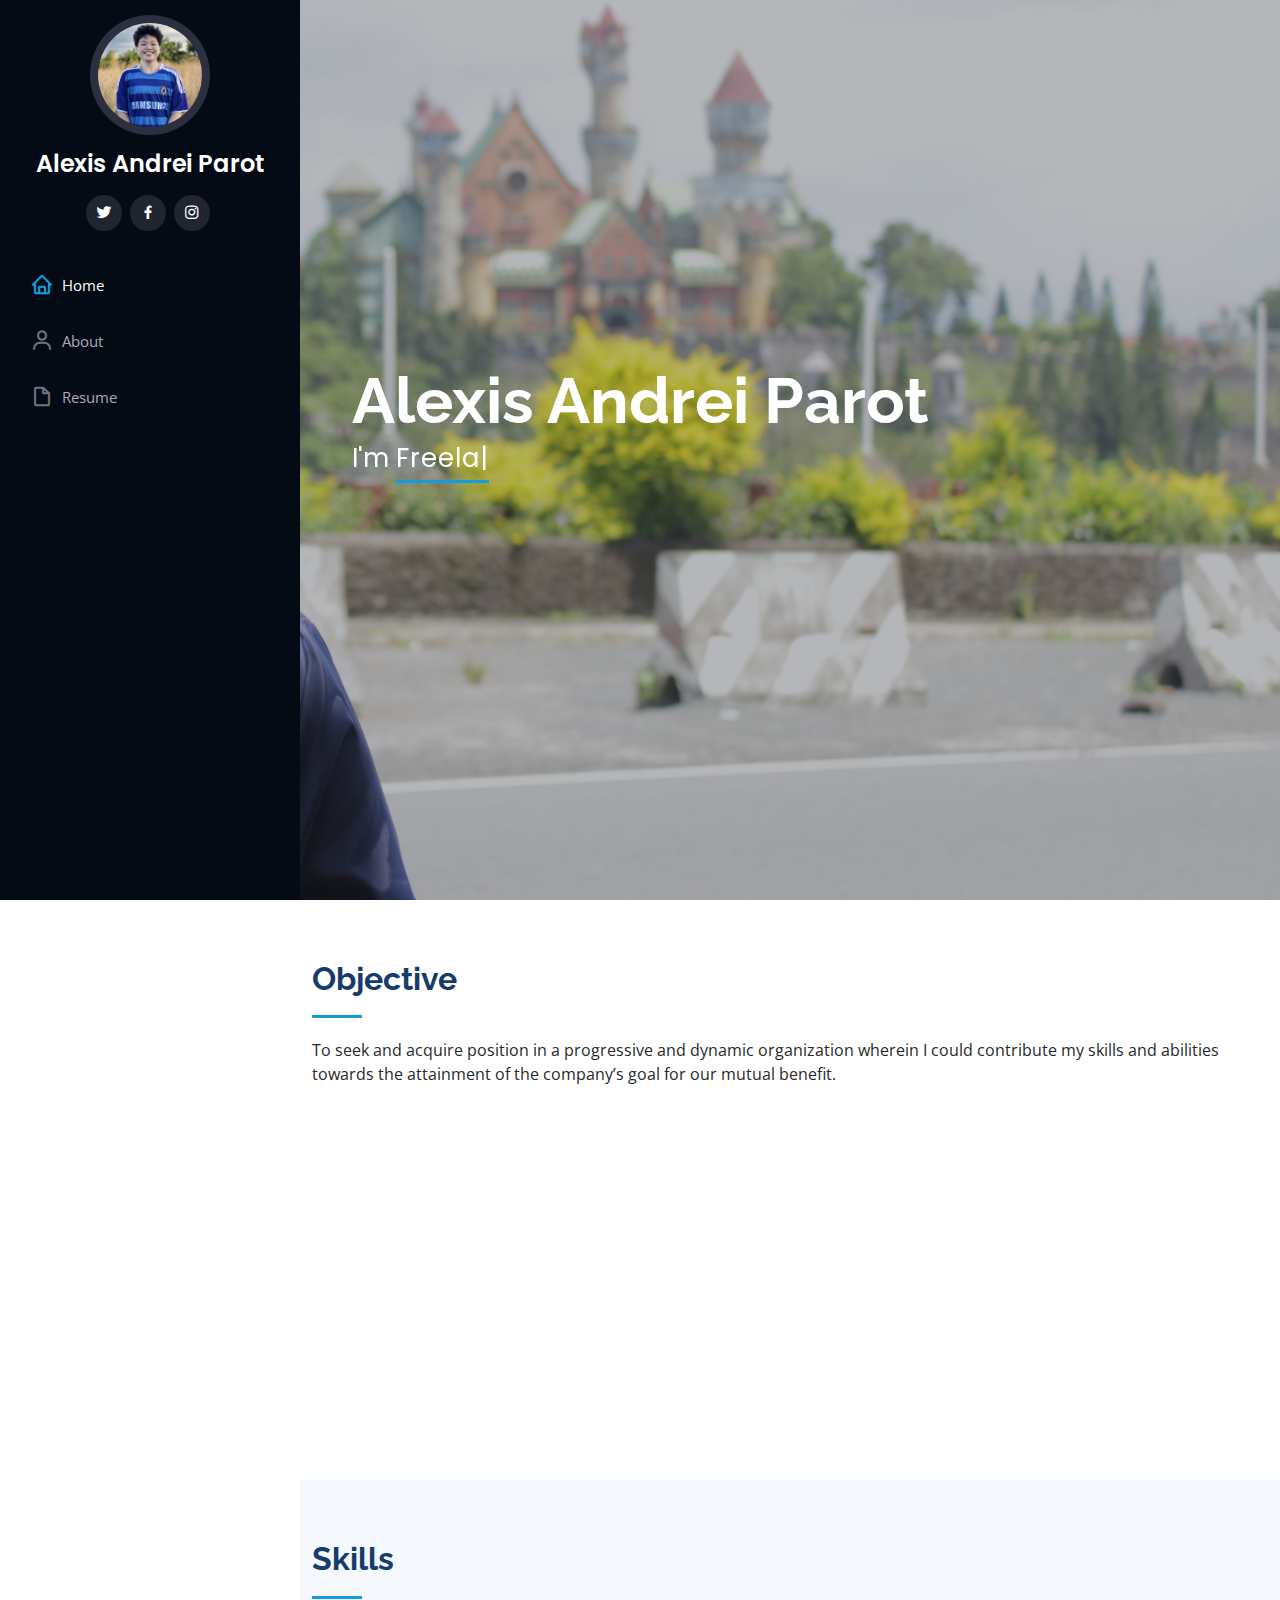
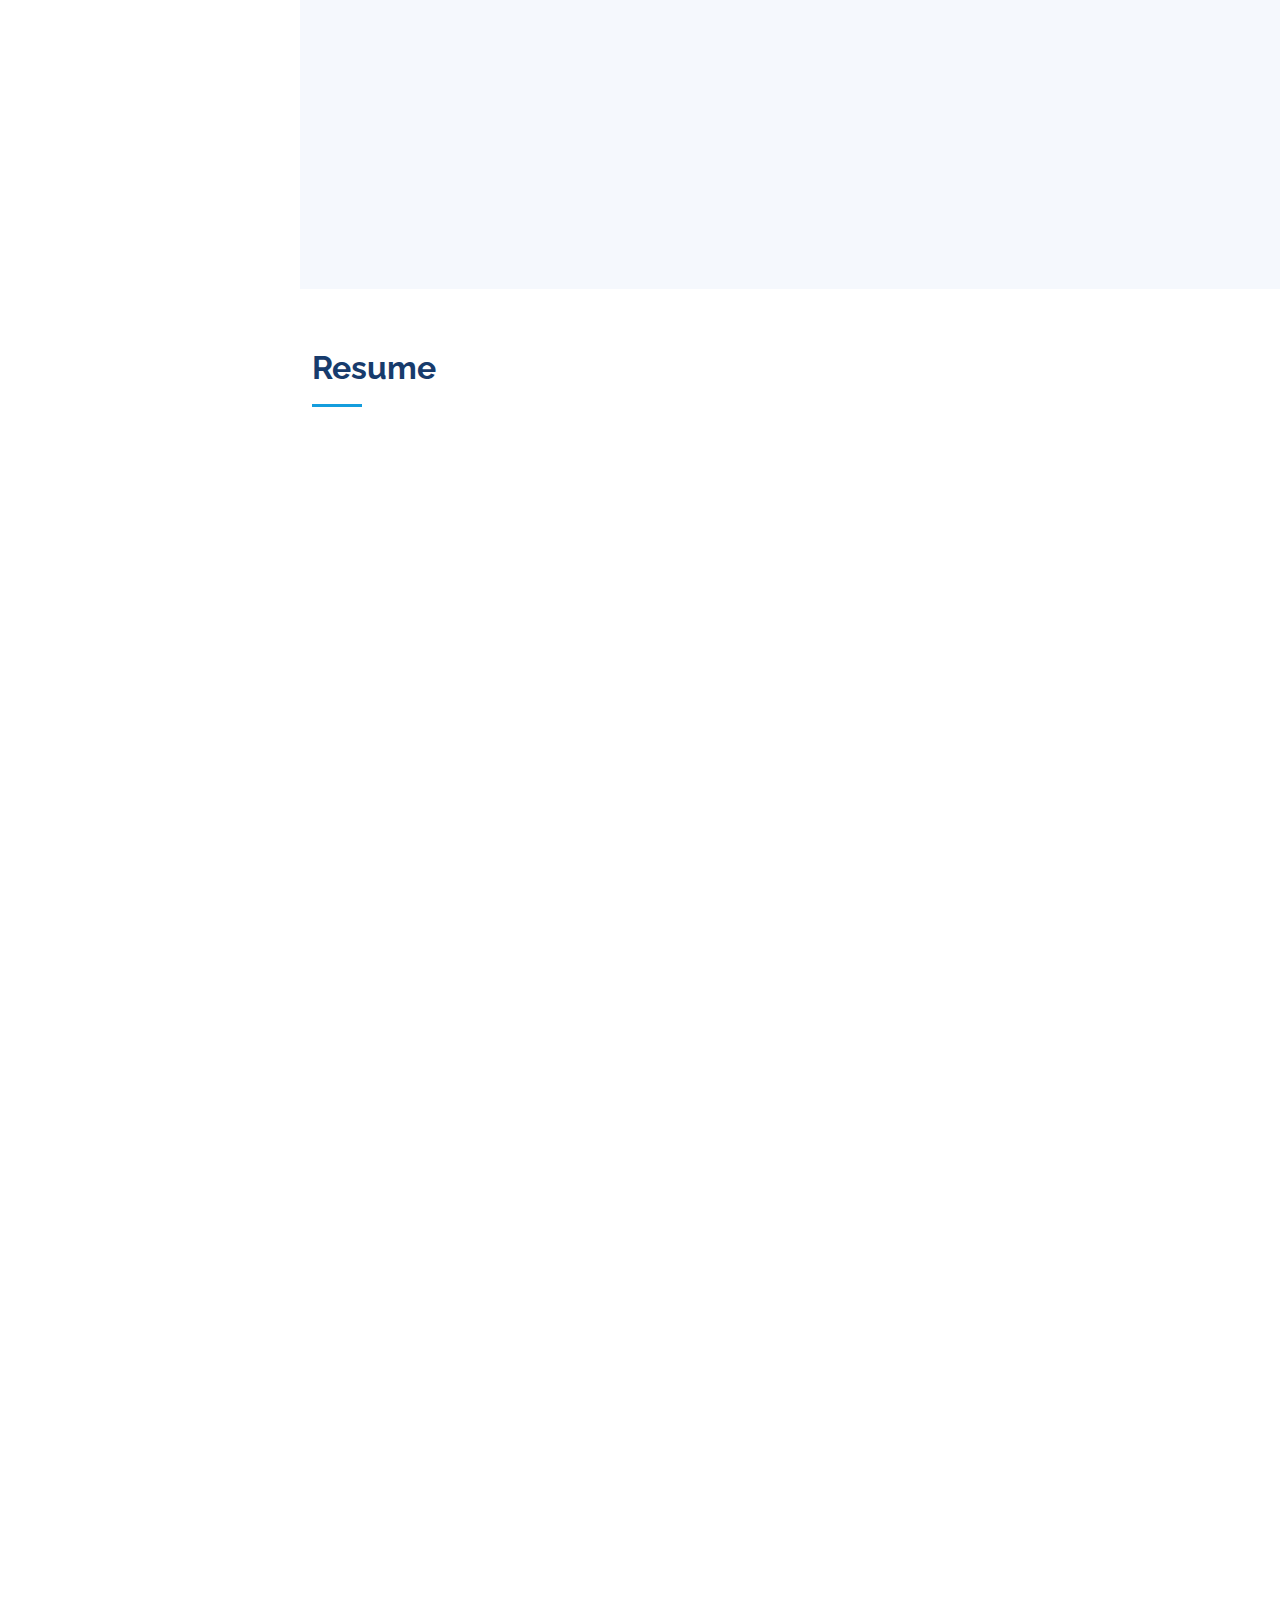
<file: index.html>
<!DOCTYPE html>
<html lang="en">

<head>
  <meta charset="utf-8">
  <meta content="width=device-width, initial-scale=1.0" name="viewport">

  <title>Final - Project</title>
  <meta content="" name="description">
  <meta content="" name="keywords">

  <!-- Google Fonts -->
  <link href="https://fonts.googleapis.com/css?family=Open+Sans:300,300i,400,400i,600,600i,700,700i|Raleway:300,300i,400,400i,500,500i,600,600i,700,700i|Poppins:300,300i,400,400i,500,500i,600,600i,700,700i" rel="stylesheet">

  <!-- Vendor CSS Files -->
  <link href="assets/vendor/aos/aos.css" rel="stylesheet">
  <link href="assets/vendor/bootstrap/css/bootstrap.min.css" rel="stylesheet">
  <link href="assets/vendor/bootstrap-icons/bootstrap-icons.css" rel="stylesheet">
  <link href="assets/vendor/boxicons/css/boxicons.min.css" rel="stylesheet">
  <link href="assets/vendor/glightbox/css/glightbox.min.css" rel="stylesheet">
  <link href="assets/vendor/swiper/swiper-bundle.min.css" rel="stylesheet">

  <!-- Template Main CSS File -->
  <link href="assets/css/style.css" rel="stylesheet">

  <!-- =======================================================
  * Template Name: iPortfolio - v3.2.0
  * Template URL: https://bootstrapmade.com/iportfolio-bootstrap-portfolio-websites-template/
  * Author: BootstrapMade.com
  * License: https://bootstrapmade.com/license/
  ======================================================== -->
</head>

<body>

  <!-- ======= Mobile nav toggle button ======= -->
  <i class="bi bi-list mobile-nav-toggle d-xl-none"></i>

  <!-- ======= Header ======= -->
  <header id="header">
    <div class="d-flex flex-column">

      <div class="profile">
        <img src="assets/img/profile-img.jpg" alt="" class="img-fluid rounded-circle">
        <h1 class="text-light"><a href="index.html">Alexis Andrei Parot</a></h1>
        <div class="social-links mt-3 text-center">
          <a href="#" class="twitter"><i class="bx bxl-twitter"></i></a>
          <a href="#" class="facebook"><i class="bx bxl-facebook"></i></a>
          <a href="#" class="instagram"><i class="bx bxl-instagram"></i></a>
        </div>
      </div>

      <nav id="navbar" class="nav-menu navbar">
        <ul>
          <li><a href="#hero" class="nav-link scrollto active"><i class="bx bx-home"></i> <span>Home</span></a></li>
          <li><a href="#about" class="nav-link scrollto"><i class="bx bx-user"></i> <span>About</span></a></li>
          <li><a href="#resume" class="nav-link scrollto"><i class="bx bx-file-blank"></i> <span>Resume</span></a></li>
        </ul>
      </nav><!-- .nav-menu -->
    </div>
  </header><!-- End Header -->

  <!-- ======= Hero Section ======= -->
  <section id="hero" class="d-flex flex-column justify-content-center align-items-center">
    <div class="hero-container" data-aos="fade-in">
      <h1>Alexis Andrei Parot</h1>
      <p>I'm <span class="typed" data-typed-items="Freelancer, a Student"></span></p>
    </div>
  </section><!-- End Hero -->

  <main id="main">

    <!-- ======= About Section ======= -->
    <section id="about" class="about">
      <div class="container">

        <div class="section-title">
          <h2>Objective</h2>
          <p>To seek and acquire position in a progressive and dynamic organization wherein I could contribute my skills and abilities towards the attainment of the company’s goal for our mutual benefit.</p>
        </div>

        <div class="row">
          <div class="col-lg-4" data-aos="fade-right">
            <img src="assets/img/profile-img.jpg" class="img-fluid" alt="">
          </div>
          <div class="col-lg-8 pt-4 pt-lg-0 content" data-aos="fade-left">
            <h3>Personal Information</h3>
            <div class="row">
              <div class="col-lg-6">
                <ul>
                  <li><i class="bi bi-chevron-right"></i> <strong>Birthday:</strong> <span>September 12, 2000</span></li>
                  <li><i class="bi bi-chevron-right"></i> <strong>Phone:</strong> <span>+639 16 870 5595</span></li>
                  <li><i class="bi bi-chevron-right"></i> <strong>Address:</strong> <span>Brgy. Santiago Sitio Maralas, General Trias, Cavite</span></li>
				  <li><i class="bi bi-chevron-right"></i> <strong>Weight:</strong> <span>70 kg</span></li>
                </ul>
              </div>
              <div class="col-lg-6">
                <ul>
				<li><i class="bi bi-chevron-right"></i> <strong>Height:</strong> <span>165 cm</span></li>
				<li><i class="bi bi-chevron-right"></i> <strong>Age:</strong> <span>20 years</span></li>
				<li><i class="bi bi-chevron-right"></i> <strong>Civil Status:</strong> <span>Single</span></li>
				<li><i class="bi bi-chevron-right"></i> <strong>Religion:</strong> <span>Roman Catholic</span></li>
                </ul>
              </div>
            </div>
            <p>
              
            </p>
          </div>
        </div>

      </div>
    </section><!-- End About Section -->


    <!-- ======= Skills Section ======= -->
    <section id="skills" class="skills section-bg">
      <div class="container">

        <div class="section-title">
          <h2>Skills</h2>
        </div>

        <div class="row skills-content">

          <div class="col-lg-6" data-aos="fade-up">

            <div class="progress">
              <span class="skill">Organized and efficient in work skills<i class="val">100%</i></span>
              <div class="progress-bar-wrap">
                <div class="progress-bar" role="progressbar" aria-valuenow="100" aria-valuemin="0" aria-valuemax="100"></div>
              </div>
            </div>

            <div class="progress">
              <span class="skill">Responsible <i class="val">100%</i></span>
              <div class="progress-bar-wrap">
                <div class="progress-bar" role="progressbar" aria-valuenow="100" aria-valuemin="0" aria-valuemax="100"></div>
              </div>
            </div>

            <div class="progress">
              <span class="skill">Friendly<i class="val">100%</i></span>
              <div class="progress-bar-wrap">
                <div class="progress-bar" role="progressbar" aria-valuenow="100" aria-valuemin="0" aria-valuemax="100"></div>
              </div>
            </div>

          </div>

          <div class="col-lg-6" data-aos="fade-up" data-aos-delay="100">

            <div class="progress">
              <span class="skill">Have a healthy attitude towards work<i class="val">100%</i></span>
              <div class="progress-bar-wrap">
                <div class="progress-bar" role="progressbar" aria-valuenow="100" aria-valuemin="0" aria-valuemax="100"></div>
              </div>
            </div>

            <div class="progress">
              <span class="skill">Fast learner and hardworking<i class="val">100%</i></span>
              <div class="progress-bar-wrap">
                <div class="progress-bar" role="progressbar" aria-valuenow="100" aria-valuemin="0" aria-valuemax="100"></div>
              </div>
            </div>

            <div class="progress">
              <span class="skill">Willing to adapt changes within environment<i class="val">100%</i></span>
              <div class="progress-bar-wrap">
                <div class="progress-bar" role="progressbar" aria-valuenow="100" aria-valuemin="0" aria-valuemax="100"></div>
              </div>
            </div>

          </div>

        </div>

      </div>
    </section><!-- End Skills Section -->


    <!-- ======= Resume Section ======= -->
    <section id="resume" class="resume">
      <div class="container">

        <div class="section-title">
          <h2>Resume</h2>
        </div>

        <div class="row">
          <div class="col-lg-6" data-aos="fade-up">
            <h3 class="resume-title">Summary</h3>
            <div class="resume-item pb-0">
              <h4>Alexis Andrei Parot</h4>
              <ul>
                <li>Brgy. Santiago Sitio Maralas General Trias, Cavite</li>
                <li>+639 16 870 5595</li>
                <li>alexisandrei.parot@cvsu.edu.ph</li>
              </ul>
            </div>

            <h3 class="resume-title">Education Background</h3>
            <div class="resume-item">
              <h4>Pasong Kawayan 1 Elementary School</h4>
              <h5>2012 - 2013</h5>
              <p><em>Pasong Kawayan 1, General Trias, Cavite</em></p>
            </div>
            <div class="resume-item">
              <h4>Governor Luis Antonio Ferrer Junior East National High School </h4>
              <h5>2016 - 2017</h5>
              <p><em>Brgy. San Francisco, General Trias, Cavite</em></p>
            </div>
			<div class="resume-item">
              <h4>Philippine Nautical and Technological Colleges </h4>
              <h5>2018 - 2019</h5>
              <p><em>Dasmariñas, Zone III, Lt. Cantimbuhan St., Poblacion, Dasmariñas City, Cavite</em></p>
          </div>
		  
          <div class="col-lg-6" data-aos="fade-up" data-aos-delay="100">
		  
            <h3 class="resume-title">Work Immersion</h3>
            <div class="resume-item">
              <h4>Safety 1&2</h4>
              <h5>January 5 to January 7, 2018</h5>
              <p><em>TANZA TRAINING FACILITY. Brgy. Capipisa, Tanza, Cavite</em></p>
            </div>
			</div>
			
            <div class="resume-item">
              <h4>Navigational Watch 1,2,3</h4>
			  <h4>STCW Regulation III/5: AB Deck Familiarization</h4>
              <h5>December 15 to December 16, 2018</h5>
			  <h4>Bridge Simulator Familiarization</h4>
			  <h5>December 20 to December 21, 2018</h5>
              <p><em>TANZA TRAINING FACILITY. Brgy. Capipisa, Tanza, Cavite</em></p>
            </div>
      </div>
    </section><!-- End Resume Section -->


  </main><!-- End #main -->

  <a href="#" class="back-to-top d-flex align-items-center justify-content-center"><i class="bi bi-arrow-up-short"></i></a>

  <!-- Vendor JS Files -->
  <script src="assets/vendor/aos/aos.js"></script>
  <script src="assets/vendor/bootstrap/js/bootstrap.bundle.min.js"></script>
  <script src="assets/vendor/glightbox/js/glightbox.min.js"></script>
  <script src="assets/vendor/isotope-layout/isotope.pkgd.min.js"></script>
  <script src="assets/vendor/php-email-form/validate.js"></script>
  <script src="assets/vendor/purecounter/purecounter.js"></script>
  <script src="assets/vendor/swiper/swiper-bundle.min.js"></script>
  <script src="assets/vendor/typed.js/typed.min.js"></script>
  <script src="assets/vendor/waypoints/noframework.waypoints.js"></script>

  <!-- Template Main JS File -->
  <script src="assets/js/main.js"></script>

</body>

</html>
</file>
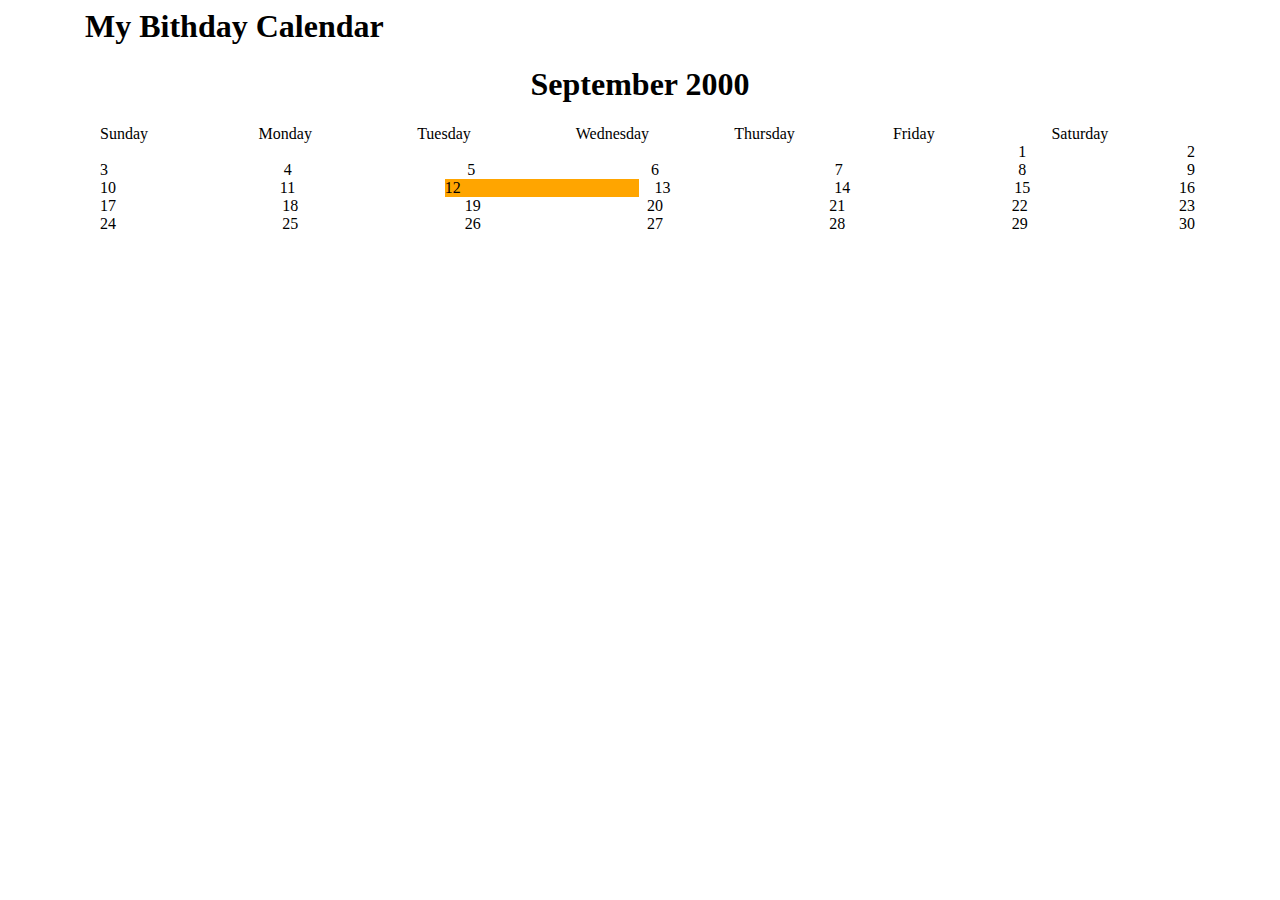
<file: parot_itec75a/parot_lab2.html>
<html>
<head>
<title>Calendar</title>
<link rel="stylesheet" type="text/css" href="css/bootstrap-grid.css">
</head>
<body>
<div class="container">
  <h1>My Bithday Calendar</h1>
  <center><h1>September 2000</h1></center>
  <div class="container">
    
    <div class="row">
      <div class="col-sm">
      Sunday
      </div>
      <div class="col-sm">
      Monday
      </div>
      <div class="col-sm">
      Tuesday
      </div>
        <div class="col-sm">
      Wednesday
      </div>
        <div class="col-sm">
      Thursday
      </div>
        <div class="col-sm">
      Friday
      </div>
        <div class="col-sm">
      Saturday
      </div>
    </div>



    <div class="row">
      <div class="col-sm">
      
      </div>
      <div class="col-sm">
      
      </div>
      <div class="col-sm">
      
      </div>
        <div class="col-sm">
      
      </div>
        <div class="col-sm">
      
      </div>
        <div class="col-sm">
      1
      </div>
        <div class="col-sm-1111">
      2
      </div>
    </div>
	
	<div class="row">
      <div class="col-sm">
      3
      </div>
      <div class="col-sm">
      4
      </div>
      <div class="col-sm">
      5
      </div>
        <div class="col-sm">
      6
      </div>
        <div class="col-sm">
      7
      </div>
        <div class="col-sm">
      8
      </div>
        <div class="col-sm-1111">
      9
      </div>
    </div>

<div class="row">
      <div class="col-sm">
      10
      </div>
      <div class="col-sm">
      11
      </div>
      <div class="col-sm-548">
      12 
      </div>
        <div class="col-sm">
      13
      </div>
        <div class="col-sm">
      14
      </div>
        <div class="col-sm">
      15
      </div>
        <div class="col-sm-1111">
      16
      </div>
    </div>

<div class="row">
      <div class="col-sm">
      17
      </div>
      <div class="col-sm">
      18
      </div>
      <div class="col-sm">
      19
      </div>
        <div class="col-sm">
      20
      </div>
        <div class="col-sm">
      21
      </div>
        <div class="col-sm">
      22
      </div>
        <div class="col-sm-1111">
      23
      </div>
    </div>
	
	<div class="row">
      <div class="col-sm">
      24
      </div>
      <div class="col-sm">
      25
      </div>
      <div class="col-sm">
      26
      </div>
        <div class="col-sm">
      27
      </div>
        <div class="col-sm">
      28
      </div>
        <div class="col-sm">
      29
      </div>
        <div class="col-sm-1111">
      30
      </div>
    </div>



  </div>
</div>

</body>
</html>
</file>
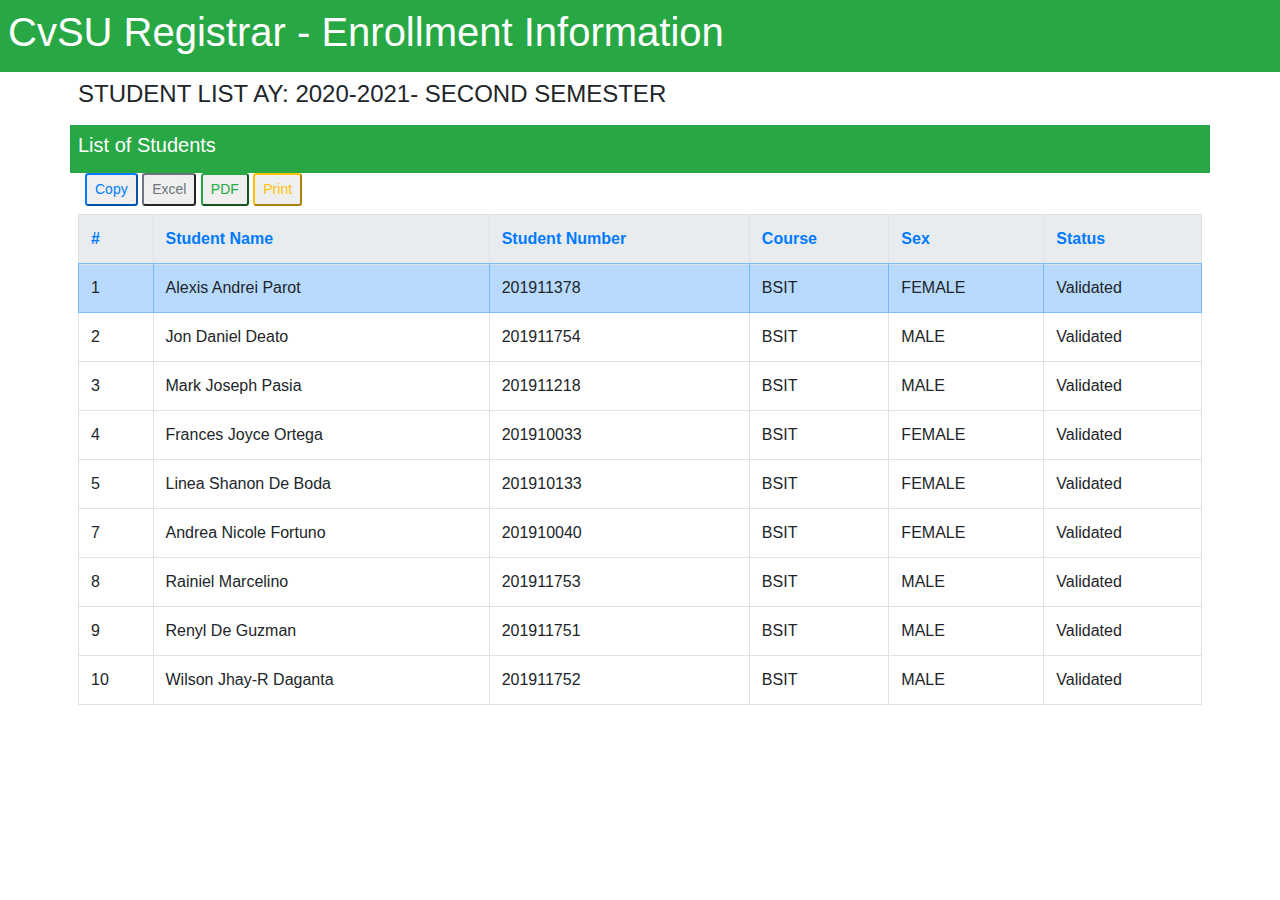
<file: parot_itec75a/parot_lab3.html>
<!DOCTYPE html>
<html lang="en">
<head>
	<title>Laboratory 3</title>
	<meta charset="utf-8">
	<meta name="viewport"content="width=device-width,initial-scale=1">
	<link rel="stylesheet"href="https://maxcdn.bootstrapcdn.com/bootstrap/4.5.2/css/bootstrap.min.css">
	<script src="https://ajax.googleapis.com/ajax/libs/jquery/3.5.1/jquery.min.js"></script>
	<script src="https://cdnjs.cloudfare.com/ajax/libs/popper.js/1.16.0/umd/popper.min.js"></script>
	<script src="https:maxcdn.bootstrapcdn.com/bootstrap/4.5.2/js/bootstrap.min.js"></script>
</head>
<body>
<div class="container-fluid p-2 bg-success text-white">
  <h1>CvSU Registrar - Enrollment Information</h1>
</div>
<div class="container p-2">
	<h4>STUDENT LIST AY: 2020-2021- SECOND SEMESTER</h4><h4>
</h4></div>
<div class="container p-2 bg-success text-white">
	<h5>List of Students</h5><h5>
</h5></div>
<div class="container">
  <button type="button" class="btn-outline-primary btn-sm">Copy</button>
  <button type="button" class="btn-outline-secondary btn-sm">Excel</button>
  <button type="button" class="btn-outline-success btn-sm">PDF</button>
  <button type="button" class="btn-outline-warning btn-sm">Print</button>
</div>
<div class="container p-2">
  <table class="table table-bordered table-hover">
  <thead>
      <tr class="thead-light">
        <th class="text-primary">#</th>
        <th class="text-primary">Student Name</th>
        <th class="text-primary">Student Number</th>
		<th class="text-primary">Course</th>
		<th class="text-primary">Sex</th>
		<th class="text-primary">Status</th>
      </tr>
    </thead>

 <tbody>
      
     <tr>
	 </tr><tr class="table-primary">
        <td>1</td>
        <td>Alexis Andrei Parot</td>
        <td>201911378</td>
		<td>BSIT</td>
		<td>FEMALE</td>
		<td>Validated</td>
	 </tr>
	  
	  
	 <tr>
     <td>2</td>
        <td>Jon Daniel Deato</td>
        <td>201911754</td>
		<td>BSIT</td>
		<td>MALE</td>
		<td>Validated</td>
	  </tr>
	  
	  
	  <tr>
	  <td>3</td>
        <td>Mark Joseph Pasia</td>
        <td>201911218</td>
		<td>BSIT</td>
		<td>MALE</td>
		<td>Validated</td>
      </tr>
	  
	  <tr>
        <td>4</td>
        <td>Frances Joyce Ortega</td>
        <td>201910033</td>
		<td>BSIT</td>
		<td>FEMALE</td>
		<td>Validated</td>
      </tr>
	  
	   <tr>
        <td>5</td>
        <td>Linea Shanon De Boda</td>
        <td>201910133</td>
		<td>BSIT</td>
		<td>FEMALE</td>
		<td>Validated</td>
      </tr>
	  
	  
	  
	  <tr>
        <td>7</td>
        <td>Andrea Nicole Fortuno</td>
        <td>201910040</td>
		<td>BSIT</td>
		<td>FEMALE</td>
		<td>Validated</td>
      </tr>
	  
	  <tr>
        <td>8</td>
        <td>Rainiel Marcelino</td>
        <td>201911753</td>
		<td>BSIT</td>
		<td>MALE</td>
		<td>Validated</td>
      </tr>
	  
	  <tr>
        <td>9</td>
        <td>Renyl De Guzman</td>
        <td>201911751</td>
		<td>BSIT</td>
		<td>MALE</td>
		<td>Validated</td>
      </tr>
	  
	  <tr>
        <td>10</td>
        <td>Wilson Jhay-R Daganta</td>
        <td>201911752</td>
		<td>BSIT</td>
		<td>MALE</td>
		<td>Validated</td>
      </tr>
	   
    </tbody>
  </table>
</div>
</body>
</html>
</file>
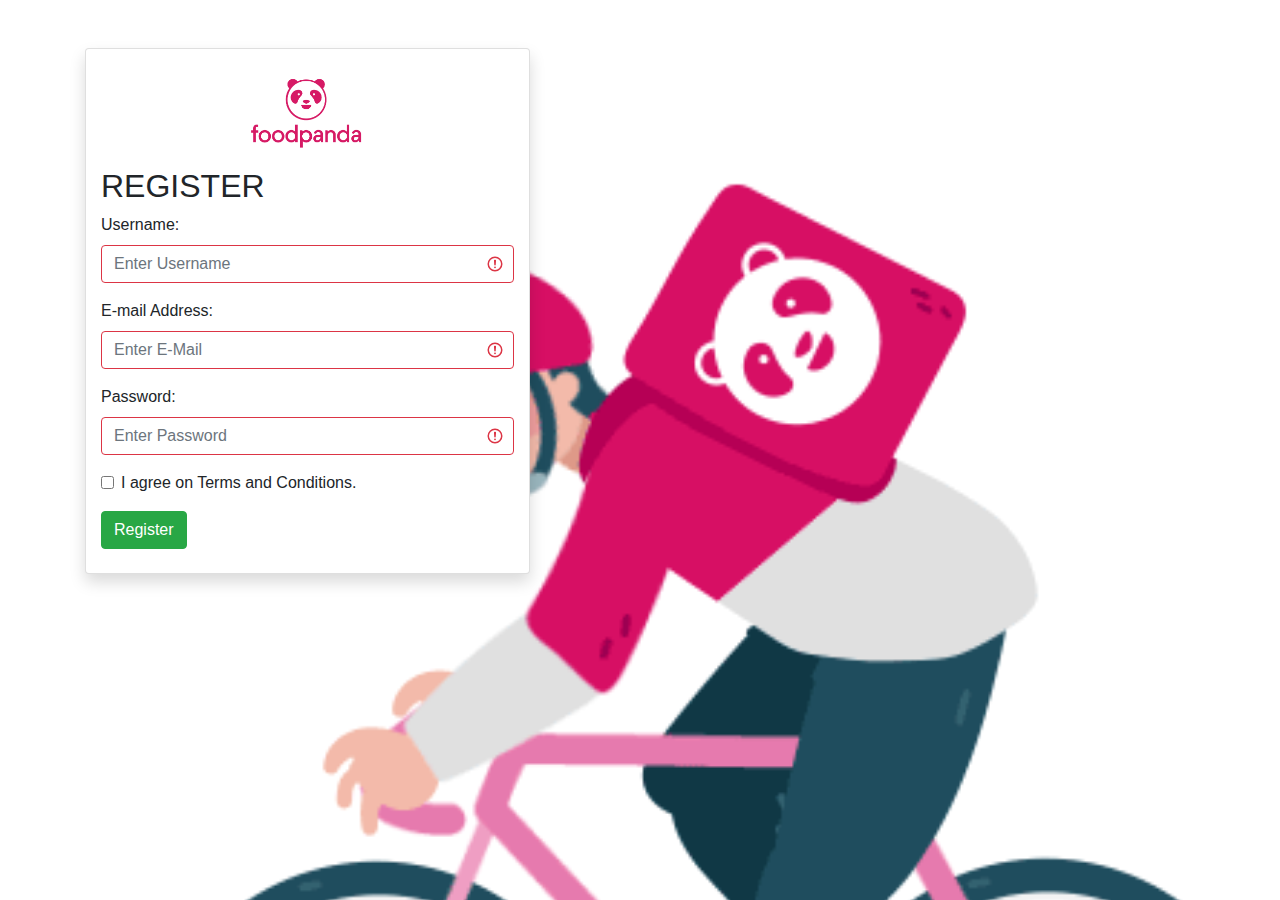
<file: parot_itec75a/parot_lab6/parot_lab6_register.html>
<!DOCTYPE html>
<html lang="en">
<head>
  <title>Register</title>
  <meta charset="utf-8">
  <meta name="viewport" content="width=device-width, initial-scale=1">
  <link rel="stylesheet" href="https://maxcdn.bootstrapcdn.com/bootstrap/4.5.2/css/bootstrap.min.css">
  <script src="https://ajax.googleapis.com/ajax/libs/jquery/3.5.1/jquery.min.js"></script>
  <script src="https://cdnjs.cloudflare.com/ajax/libs/popper.js/1.16.0/umd/popper.min.js"></script>
  <script src="https://maxcdn.bootstrapcdn.com/bootstrap/4.5.2/js/bootstrap.min.js"></script>
  <style type="text/css">
	.page-holder{
		min-height: 100vh;
	}
	.bg-cover{
		background-size: cover !important;
	}
</style>
</head>
</head>
<body>

<div style="background: url(fpp.gif)" class="page-holder bg-cover">
<div class="container">
	<div class="row d-flex justfiy-content-center">
		<div class="col-5">
			<div class="card shadow mt-5">
				<div class="text-center">
					<a href="#"><img class="my-3" style="width:30%;" src="fp.png" alt=""></a>
				</div>

<div class="container">
  <h2>REGISTER</h2>
  <form action="/action_page.php" class="was-validated">
    <div class="form-group">
      <label for="uname">Username:</label>
      <input type="text" class="form-control" id="uname" placeholder="Enter Username" name="uname" required>
      <div class="valid-feedback">Valid.</div>
    </div>
	
    <div class="form-group">
      <label for="email">E-mail Address:</label>
      <input type="email" class="form-control" id="email" placeholder="Enter E-Mail" name="email" required>
      <div class="valid-feedback">Valid.</div>
    </div>
	
	<div class="form-group">
      <label for="pwd">Password:</label>
      <input type="pwd" class="form-control" id="pwd" placeholder="Enter Password" name="pwd" required>
      <div class="valid-feedback">Valid.</div>
    </div>
	
    <div class="form-group form-check">
      <label class="form-check-label">
        <input class="form-check-input" type="checkbox" name="remember" required> I agree on Terms and Conditions.
        <div class="valid-feedback">Valid.</div>
      </label>
    </div>
	
    <button type="Register" class="btn btn-success">Register</button>
  </form>
</div>
<br>
</body>
</html>
</file>
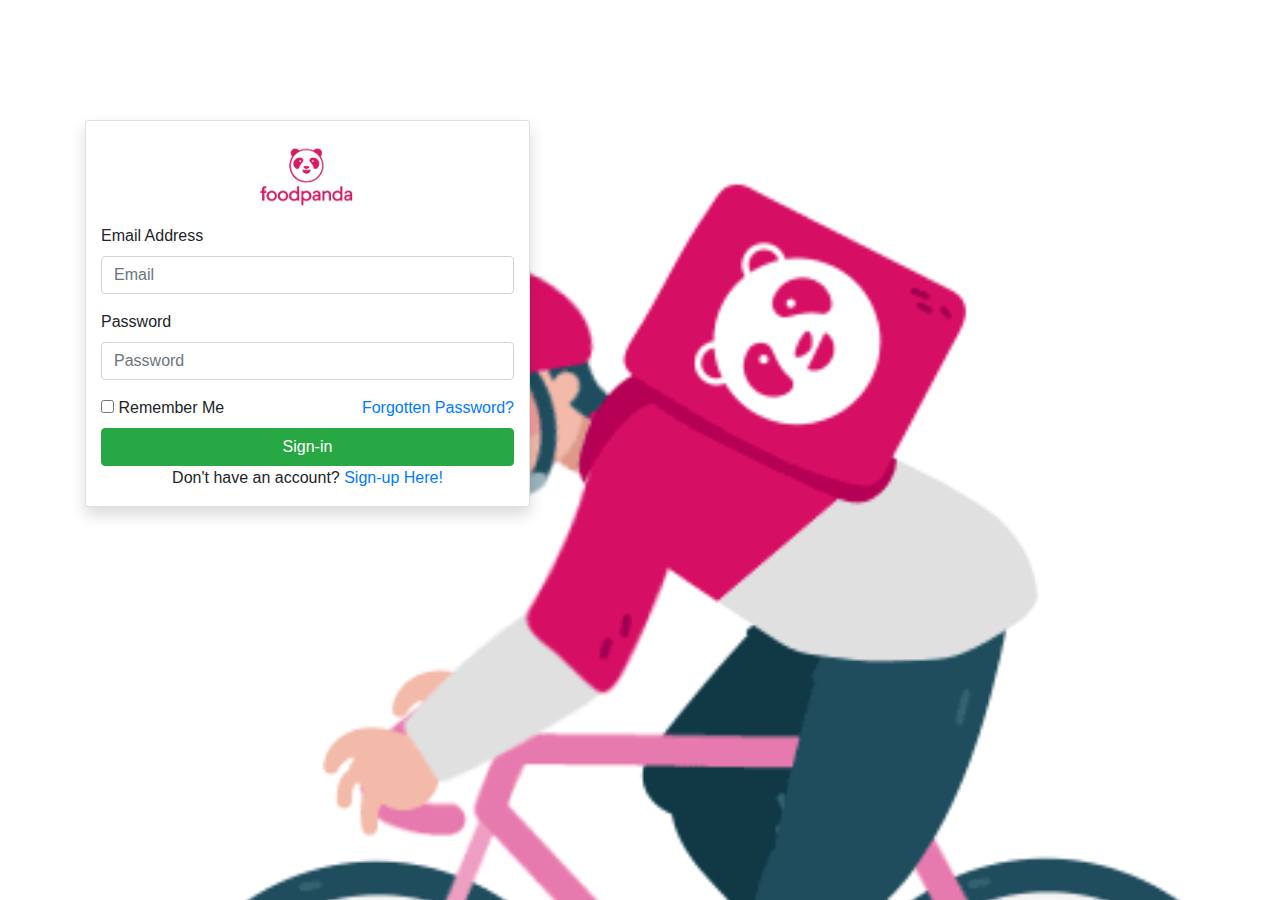
<file: parot_itec75a/parot_lab6/parot_lab6_sign-in.html>
<!DOCTYPE html
<html lang="en">
<head>
<title>Sign-in</title>
<meta charset="utf-8">
<meta name="viewport" content="width=device-width, initial-scale=1">
  <link rel="stylesheet" href="https://maxcdn.bootstrapcdn.com/bootstrap/4.5.2/css/bootstrap.min.css">
  <script src="https://ajax.googleapis.com/ajax/libs/jquery/3.5.1/jquery.min.js"></script>
  <script src="https://cdnjs.cloudflare.com/ajax/libs/popper.js/1.16.0/umd/popper.min.js"></script>
  <script src="https://maxcdn.bootstrapcdn.com/bootstrap/4.5.2/js/bootstrap.min.js"></script>
  <style type="text/css">
	.page-holder{
		min-height: 100vh;
	}
	.bg-cover{
		background-size: cover !important;
	}
</style>
</head>
<body>
<div style="background: url(fpp.gif)" class="page-holder bg-cover">
<div class="container">
<br>
<br>
<br>
	<div class="row a-flex-flex justfiy-content-center">
		<div class="col-5">
			<div class="card shadow mt-5">
				<div class="text-center">
					<a href="#"><img class="my-3" style="width:25%;" src="fp.png" alt=""></a>
				</div>
				<div class="container">
					<div class="login-form">
						<form>
							<div class="form-group">
							<label>Email Address</label>
							<input type="email" class="form-control" placeholder="Email" required>
							</div>
								<div class="form-group">
									<label>Password</label>
									<input type="password" class="form-control" placeholder="Password" required>
								</div>
							<div class="checkbox">
								<label>
									<input type="checkbox"> Remember Me
								</label>
								<label class="float-right">
									<a href="#">Forgotten Password?</a>
								</label>
							</div>
							<button type="submit" class="btn btn-success btn-block">Sign-in</button>
							<div class="register-link m-t-15 text-center">
								<p>Don't have an account? <a href="Ortega_lab6_register.html">Sign-up Here!</a></p>
							</div>
						</form>
					</div>
				</div>
			</div>
		</div>
	</div>
</div>
	

</body>
</html>
</file>
<file: assets/css/style.css>
/**
* Template Name: iPortfolio - v3.2.0
* Template URL: https://bootstrapmade.com/iportfolio-bootstrap-portfolio-websites-template/
* Author: BootstrapMade.com
* License: https://bootstrapmade.com/license/
*/

/*--------------------------------------------------------------
# General
--------------------------------------------------------------*/
body {
  font-family: "Open Sans", sans-serif;
  color: #272829;
}

a {
  color: #149ddd;
  text-decoration: none;
}

a:hover {
  color: #37b3ed;
  text-decoration: none;
}

h1, h2, h3, h4, h5, h6 {
  font-family: "Raleway", sans-serif;
}

/*--------------------------------------------------------------
# Back to top button
--------------------------------------------------------------*/
.back-to-top {
  position: fixed;
  visibility: hidden;
  opacity: 0;
  right: 15px;
  bottom: 15px;
  z-index: 996;
  background: #149ddd;
  width: 40px;
  height: 40px;
  border-radius: 50px;
  transition: all 0.4s;
}

.back-to-top i {
  font-size: 28px;
  color: #fff;
  line-height: 0;
}

.back-to-top:hover {
  background: #2eafec;
  color: #fff;
}

.back-to-top.active {
  visibility: visible;
  opacity: 1;
}

/*--------------------------------------------------------------
# Header
--------------------------------------------------------------*/
#header {
  position: fixed;
  top: 0;
  left: 0;
  bottom: 0;
  width: 300px;
  transition: all ease-in-out 0.5s;
  z-index: 9997;
  transition: all 0.5s;
  padding: 0 15px;
  background: #040b14;
  overflow-y: auto;
}

#header .profile img {
  margin: 15px auto;
  display: block;
  width: 120px;
  border: 8px solid #2c2f3f;
}

#header .profile h1 {
  font-size: 24px;
  margin: 0;
  padding: 0;
  font-weight: 600;
  -moz-text-align-last: center;
  text-align-last: center;
  font-family: "Poppins", sans-serif;
}

#header .profile h1 a, #header .profile h1 a:hover {
  color: #fff;
  text-decoration: none;
}

#header .profile .social-links a {
  font-size: 18px;
  display: inline-block;
  background: #212431;
  color: #fff;
  line-height: 1;
  padding: 8px 0;
  margin-right: 4px;
  border-radius: 50%;
  text-align: center;
  width: 36px;
  height: 36px;
  transition: 0.3s;
}

#header .profile .social-links a:hover {
  background: #149ddd;
  color: #fff;
  text-decoration: none;
}

#main {
  margin-left: 300px;
}

@media (max-width: 1199px) {
  #header {
    left: -300px;
  }
  #main {
    margin-left: 0;
  }
}

/*--------------------------------------------------------------
# Navigation Menu
--------------------------------------------------------------*/
/* Desktop Navigation */
.nav-menu {
  padding: 30px 0 0 0;
}

.nav-menu * {
  margin: 0;
  padding: 0;
  list-style: none;
}

.nav-menu > ul > li {
  position: relative;
  white-space: nowrap;
}

.nav-menu a {
  display: flex;
  align-items: center;
  color: #a8a9b4;
  padding: 12px 15px;
  margin-bottom: 8px;
  transition: 0.3s;
  font-size: 15px;
}

.nav-menu a i {
  font-size: 24px;
  padding-right: 8px;
  color: #6f7180;
}

.nav-menu a:hover, .nav-menu .active, .nav-menu li:hover > a {
  text-decoration: none;
  color: #fff;
}

.nav-menu a:hover i, .nav-menu .active i, .nav-menu li:hover > a i {
  color: #149ddd;
}

/* Mobile Navigation */
.mobile-nav-toggle {
  position: fixed;
  right: 15px;
  top: 15px;
  z-index: 9998;
  border: 0;
  font-size: 24px;
  transition: all 0.4s;
  outline: none !important;
  background-color: #149ddd;
  color: #fff;
  width: 40px;
  height: 40px;
  display: inline-flex;
  align-items: center;
  justify-content: center;
  line-height: 0;
  border-radius: 50px;
  cursor: pointer;
}

.mobile-nav-active {
  overflow: hidden;
}

.mobile-nav-active #header {
  left: 0;
}

/*--------------------------------------------------------------
# Hero Section
--------------------------------------------------------------*/
#hero {
  width: 100%;
  height: 100vh;
  background: url("../img/hero-bg.JPG") top right no-repeat;
  background-size: cover;
}

#hero:before {
  content: "";
  background: rgba(5, 13, 24, 0.3);
  position: absolute;
  bottom: 0;
  top: 0;
  left: 0;
  right: 0;
  z-index: 1;
}

#hero .hero-container {
  position: relative;
  z-index: 2;
  min-width: 300px;
}

#hero h1 {
  margin: 0 0 10px 0;
  font-size: 64px;
  font-weight: 700;
  line-height: 56px;
  color: #fff;
}

#hero p {
  color: #fff;
  margin-bottom: 50px;
  font-size: 26px;
  font-family: "Poppins", sans-serif;
}

#hero p span {
  color: #fff;
  padding-bottom: 4px;
  letter-spacing: 1px;
  border-bottom: 3px solid #149ddd;
}

@media (min-width: 1024px) {
  #hero {
    background-attachment: fixed;
  }
}

@media (max-width: 768px) {
  #hero h1 {
    font-size: 28px;
    line-height: 36px;
  }
  #hero h2 {
    font-size: 18px;
    line-height: 24px;
    margin-bottom: 30px;
  }
}

/*--------------------------------------------------------------
# Sections General
--------------------------------------------------------------*/
section {
  padding: 60px 0;
  overflow: hidden;
}

.section-bg {
  background: #f5f8fd;
}

.section-title {
  padding-bottom: 30px;
}

.section-title h2 {
  font-size: 32px;
  font-weight: bold;
  margin-bottom: 20px;
  padding-bottom: 20px;
  position: relative;
  color: #173b6c;
}

.section-title h2::after {
  content: '';
  position: absolute;
  display: block;
  width: 50px;
  height: 3px;
  background: #149ddd;
  bottom: 0;
  left: 0;
}

.section-title p {
  margin-bottom: 0;
}

/*--------------------------------------------------------------
# About
--------------------------------------------------------------*/
.about .content h3 {
  font-weight: 700;
  font-size: 26px;
  color: #173b6c;
}

.about .content ul {
  list-style: none;
  padding: 0;
}

.about .content ul li {
  margin-bottom: 20px;
  display: flex;
  align-items: center;
}

.about .content ul strong {
  margin-right: 10px;
}

.about .content ul i {
  font-size: 16px;
  margin-right: 5px;
  color: #149ddd;
  line-height: 0;
}

.about .content p:last-child {
  margin-bottom: 0;
}

/*--------------------------------------------------------------
# Facts
--------------------------------------------------------------*/
.facts {
  padding-bottom: 30px;
}

.facts .count-box {
  padding: 30px;
  width: 100%;
}

.facts .count-box i {
  display: block;
  font-size: 44px;
  color: #149ddd;
  float: left;
  line-height: 0;
}

.facts .count-box span {
  font-size: 48px;
  line-height: 40px;
  display: block;
  font-weight: 700;
  color: #050d18;
  margin-left: 60px;
}

.facts .count-box p {
  padding: 15px 0 0 0;
  margin: 0 0 0 60px;
  font-family: "Raleway", sans-serif;
  font-size: 14px;
  color: #122f57;
}

.facts .count-box a {
  font-weight: 600;
  display: block;
  margin-top: 20px;
  color: #122f57;
  font-size: 15px;
  font-family: "Poppins", sans-serif;
  transition: ease-in-out 0.3s;
}

.facts .count-box a:hover {
  color: #1f5297;
}

/*--------------------------------------------------------------
# Akills
--------------------------------------------------------------*/
.skills .progress {
  height: 60px;
  display: block;
  background: none;
  border-radius: 0;
}

.skills .progress .skill {
  padding: 0;
  margin: 0 0 6px 0;
  text-transform: uppercase;
  display: block;
  font-weight: 600;
  font-family: "Poppins", sans-serif;
  color: #050d18;
}

.skills .progress .skill .val {
  float: right;
  font-style: normal;
}

.skills .progress-bar-wrap {
  background: #dce8f8;
  height: 10px;
}

.skills .progress-bar {
  width: 1px;
  height: 10px;
  transition: .9s;
  background-color: #149ddd;
}

/*--------------------------------------------------------------
# Resume
--------------------------------------------------------------*/
.resume .resume-title {
  font-size: 26px;
  font-weight: 700;
  margin-top: 20px;
  margin-bottom: 20px;
  color: #050d18;
}

.resume .resume-item {
  padding: 0 0 20px 20px;
  margin-top: -2px;
  border-left: 2px solid #1f5297;
  position: relative;
}

.resume .resume-item h4 {
  line-height: 18px;
  font-size: 18px;
  font-weight: 600;
  text-transform: uppercase;
  font-family: "Poppins", sans-serif;
  color: #050d18;
  margin-bottom: 10px;
}

.resume .resume-item h5 {
  font-size: 16px;
  background: #e4edf9;
  padding: 5px 15px;
  display: inline-block;
  font-weight: 600;
  margin-bottom: 10px;
}

.resume .resume-item ul {
  padding-left: 20px;
}

.resume .resume-item ul li {
  padding-bottom: 10px;
}

.resume .resume-item:last-child {
  padding-bottom: 0;
}

.resume .resume-item::before {
  content: "";
  position: absolute;
  width: 16px;
  height: 16px;
  border-radius: 50px;
  left: -9px;
  top: 0;
  background: #fff;
  border: 2px solid #1f5297;
}

/*--------------------------------------------------------------
# Portfolio
--------------------------------------------------------------*/
.portfolio .portfolio-item {
  margin-bottom: 30px;
}

.portfolio #portfolio-flters {
  padding: 0;
  margin: 0 auto 35px auto;
  list-style: none;
  text-align: center;
  background: #fff;
  border-radius: 50px;
  padding: 2px 15px;
}

.portfolio #portfolio-flters li {
  cursor: pointer;
  display: inline-block;
  padding: 10px 15px 8px 15px;
  font-size: 14px;
  font-weight: 600;
  line-height: 1;
  text-transform: uppercase;
  color: #272829;
  margin-bottom: 5px;
  transition: all 0.3s ease-in-out;
}

.portfolio #portfolio-flters li:hover, .portfolio #portfolio-flters li.filter-active {
  color: #149ddd;
}

.portfolio #portfolio-flters li:last-child {
  margin-right: 0;
}

.portfolio .portfolio-wrap {
  transition: 0.3s;
  position: relative;
  overflow: hidden;
  z-index: 1;
}

.portfolio .portfolio-wrap::before {
  content: "";
  background: rgba(255, 255, 255, 0.5);
  position: absolute;
  left: 0;
  right: 0;
  top: 0;
  bottom: 0;
  transition: all ease-in-out 0.3s;
  z-index: 2;
  opacity: 0;
}

.portfolio .portfolio-wrap .portfolio-links {
  opacity: 1;
  left: 0;
  right: 0;
  bottom: -60px;
  z-index: 3;
  position: absolute;
  transition: all ease-in-out 0.3s;
  display: flex;
  justify-content: center;
}

.portfolio .portfolio-wrap .portfolio-links a {
  color: #fff;
  font-size: 28px;
  text-align: center;
  background: rgba(20, 157, 221, 0.75);
  transition: 0.3s;
  width: 50%;
}

.portfolio .portfolio-wrap .portfolio-links a:hover {
  background: rgba(20, 157, 221, 0.95);
}

.portfolio .portfolio-wrap .portfolio-links a + a {
  border-left: 1px solid #37b3ed;
}

.portfolio .portfolio-wrap:hover::before {
  top: 0;
  left: 0;
  right: 0;
  bottom: 0;
  opacity: 1;
}

.portfolio .portfolio-wrap:hover .portfolio-links {
  opacity: 1;
  bottom: 0;
}

/*--------------------------------------------------------------
# Portfolio Details
--------------------------------------------------------------*/
.portfolio-details {
  padding-top: 40px;
}

.portfolio-details .portfolio-details-slider img {
  width: 100%;
}

.portfolio-details .portfolio-details-slider .swiper-pagination {
  margin-top: 20px;
  position: relative;
}

.portfolio-details .portfolio-details-slider .swiper-pagination .swiper-pagination-bullet {
  width: 12px;
  height: 12px;
  background-color: #fff;
  opacity: 1;
  border: 1px solid #149ddd;
}

.portfolio-details .portfolio-details-slider .swiper-pagination .swiper-pagination-bullet-active {
  background-color: #149ddd;
}

.portfolio-details .portfolio-info {
  padding: 30px;
  box-shadow: 0px 0 30px rgba(5, 13, 24, 0.08);
}

.portfolio-details .portfolio-info h3 {
  font-size: 22px;
  font-weight: 700;
  margin-bottom: 20px;
  padding-bottom: 20px;
  border-bottom: 1px solid #eee;
}

.portfolio-details .portfolio-info ul {
  list-style: none;
  padding: 0;
  font-size: 15px;
}

.portfolio-details .portfolio-info ul li + li {
  margin-top: 10px;
}

.portfolio-details .portfolio-description {
  padding-top: 30px;
}

.portfolio-details .portfolio-description h2 {
  font-size: 26px;
  font-weight: 700;
  margin-bottom: 20px;
}

.portfolio-details .portfolio-description p {
  padding: 0;
}

/*--------------------------------------------------------------
# Services
--------------------------------------------------------------*/
.services .icon-box {
  margin-bottom: 20px;
}

.services .icon {
  float: left;
  display: flex;
  align-items: center;
  justify-content: center;
  width: 54px;
  height: 54px;
  background: #149ddd;
  border-radius: 50%;
  transition: 0.5s;
  border: 1px solid #149ddd;
}

.services .icon i {
  color: #fff;
  font-size: 24px;
  line-height: 0;
}

.services .icon-box:hover .icon {
  background: #fff;
}

.services .icon-box:hover .icon i {
  color: #149ddd;
}

.services .title {
  margin-left: 80px;
  font-weight: 700;
  margin-bottom: 15px;
  font-size: 18px;
}

.services .title a {
  color: #343a40;
}

.services .title a:hover {
  color: #149ddd;
}

.services .description {
  margin-left: 80px;
  line-height: 24px;
  font-size: 14px;
}

/*--------------------------------------------------------------
# Testimonials
--------------------------------------------------------------*/
.testimonials .testimonial-item {
  box-sizing: content-box;
  text-align: center;
  min-height: 320px;
}

.testimonials .testimonial-item .testimonial-img {
  width: 90px;
  border-radius: 50%;
  margin: 0 auto;
}

.testimonials .testimonial-item h3 {
  font-size: 18px;
  font-weight: bold;
  margin: 10px 0 5px 0;
  color: #111;
}

.testimonials .testimonial-item h4 {
  font-size: 14px;
  color: #999;
  margin: 0;
}

.testimonials .testimonial-item .quote-icon-left, .testimonials .testimonial-item .quote-icon-right {
  color: #c3e8fa;
  font-size: 26px;
}

.testimonials .testimonial-item .quote-icon-left {
  display: inline-block;
  left: -5px;
  position: relative;
}

.testimonials .testimonial-item .quote-icon-right {
  display: inline-block;
  right: -5px;
  position: relative;
  top: 10px;
}

.testimonials .testimonial-item p {
  font-style: italic;
  margin: 0 15px 15px 15px;
  padding: 20px;
  background: #fff;
  position: relative;
  margin-bottom: 35px;
  border-radius: 6px;
  box-shadow: 0px 2px 15px rgba(0, 0, 0, 0.1);
}

.testimonials .testimonial-item p::after {
  content: "";
  width: 0;
  height: 0;
  border-top: 20px solid #fff;
  border-right: 20px solid transparent;
  border-left: 20px solid transparent;
  position: absolute;
  bottom: -20px;
  left: calc(50% - 20px);
}

.testimonials .swiper-pagination {
  margin-top: 20px;
  position: relative;
}

.testimonials .swiper-pagination .swiper-pagination-bullet {
  width: 12px;
  height: 12px;
  background-color: #fff;
  opacity: 1;
  border: 1px solid #149ddd;
}

.testimonials .swiper-pagination .swiper-pagination-bullet-active {
  background-color: #149ddd;
}

/*--------------------------------------------------------------
# Contact
--------------------------------------------------------------*/
.contact {
  padding-bottom: 130px;
}

.contact .info {
  padding: 30px;
  background: #fff;
  width: 100%;
  box-shadow: 0 0 24px 0 rgba(0, 0, 0, 0.12);
}

.contact .info i {
  font-size: 20px;
  color: #149ddd;
  float: left;
  width: 44px;
  height: 44px;
  background: #dff3fc;
  display: flex;
  justify-content: center;
  align-items: center;
  border-radius: 50px;
  transition: all 0.3s ease-in-out;
}

.contact .info h4 {
  padding: 0 0 0 60px;
  font-size: 22px;
  font-weight: 600;
  margin-bottom: 5px;
  color: #050d18;
}

.contact .info p {
  padding: 0 0 10px 60px;
  margin-bottom: 20px;
  font-size: 14px;
  color: #173b6c;
}

.contact .info .email p {
  padding-top: 5px;
}

.contact .info .social-links {
  padding-left: 60px;
}

.contact .info .social-links a {
  font-size: 18px;
  display: inline-block;
  background: #333;
  color: #fff;
  line-height: 1;
  padding: 8px 0;
  border-radius: 50%;
  text-align: center;
  width: 36px;
  height: 36px;
  transition: 0.3s;
  margin-right: 10px;
}

.contact .info .social-links a:hover {
  background: #149ddd;
  color: #fff;
}

.contact .info .email:hover i, .contact .info .address:hover i, .contact .info .phone:hover i {
  background: #149ddd;
  color: #fff;
}

.contact .php-email-form {
  width: 100%;
  padding: 30px;
  background: #fff;
  box-shadow: 0 0 24px 0 rgba(0, 0, 0, 0.12);
}

.contact .php-email-form .form-group {
  padding-bottom: 8px;
}

.contact .php-email-form .validate {
  display: none;
  color: red;
  margin: 0 0 15px 0;
  font-weight: 400;
  font-size: 13px;
}

.contact .php-email-form .error-message {
  display: none;
  color: #fff;
  background: #ed3c0d;
  text-align: left;
  padding: 15px;
  font-weight: 600;
}

.contact .php-email-form .error-message br + br {
  margin-top: 25px;
}

.contact .php-email-form .sent-message {
  display: none;
  color: #fff;
  background: #18d26e;
  text-align: center;
  padding: 15px;
  font-weight: 600;
}

.contact .php-email-form .loading {
  display: none;
  background: #fff;
  text-align: center;
  padding: 15px;
}

.contact .php-email-form .loading:before {
  content: "";
  display: inline-block;
  border-radius: 50%;
  width: 24px;
  height: 24px;
  margin: 0 10px -6px 0;
  border: 3px solid #18d26e;
  border-top-color: #eee;
  -webkit-animation: animate-loading 1s linear infinite;
  animation: animate-loading 1s linear infinite;
}

.contact .php-email-form .form-group {
  margin-bottom: 15px;
}

.contact .php-email-form label {
  padding-bottom: 8px;
}

.contact .php-email-form input, .contact .php-email-form textarea {
  border-radius: 0;
  box-shadow: none;
  font-size: 14px;
}

.contact .php-email-form input {
  height: 44px;
}

.contact .php-email-form textarea {
  padding: 10px 15px;
}

.contact .php-email-form button[type="submit"] {
  background: #149ddd;
  border: 0;
  padding: 10px 24px;
  color: #fff;
  transition: 0.4s;
  border-radius: 4px;
}

.contact .php-email-form button[type="submit"]:hover {
  background: #37b3ed;
}

@-webkit-keyframes animate-loading {
  0% {
    transform: rotate(0deg);
  }
  100% {
    transform: rotate(360deg);
  }
}

@keyframes animate-loading {
  0% {
    transform: rotate(0deg);
  }
  100% {
    transform: rotate(360deg);
  }
}

/*--------------------------------------------------------------
# Breadcrumbs
--------------------------------------------------------------*/
.breadcrumbs {
  padding: 20px 0;
  background: #f9f9f9;
}

.breadcrumbs h2 {
  font-size: 26px;
  font-weight: 300;
}

.breadcrumbs ol {
  display: flex;
  flex-wrap: wrap;
  list-style: none;
  padding: 0;
  margin: 0;
  font-size: 15px;
}

.breadcrumbs ol li + li {
  padding-left: 10px;
}

.breadcrumbs ol li + li::before {
  display: inline-block;
  padding-right: 10px;
  color: #0e2442;
  content: "/";
}

@media (max-width: 768px) {
  .breadcrumbs .d-flex {
    display: block !important;
  }
  .breadcrumbs ol {
    display: block;
  }
  .breadcrumbs ol li {
    display: inline-block;
  }
}

/*--------------------------------------------------------------
# Footer
--------------------------------------------------------------*/
#footer {
  padding: 15px;
  color: #f4f6fd;
  font-size: 14px;
  position: fixed;
  left: 0;
  bottom: 0;
  width: 300px;
  z-index: 9999;
  background: #040b14;
}

#footer .copyright {
  text-align: center;
}

#footer .credits {
  padding-top: 5px;
  text-align: center;
  font-size: 13px;
  color: #eaebf0;
}

@media (max-width: 1199px) {
  #footer {
    position: static;
    width: auto;
    padding-right: 20px 15px;
  }
}
</file>
